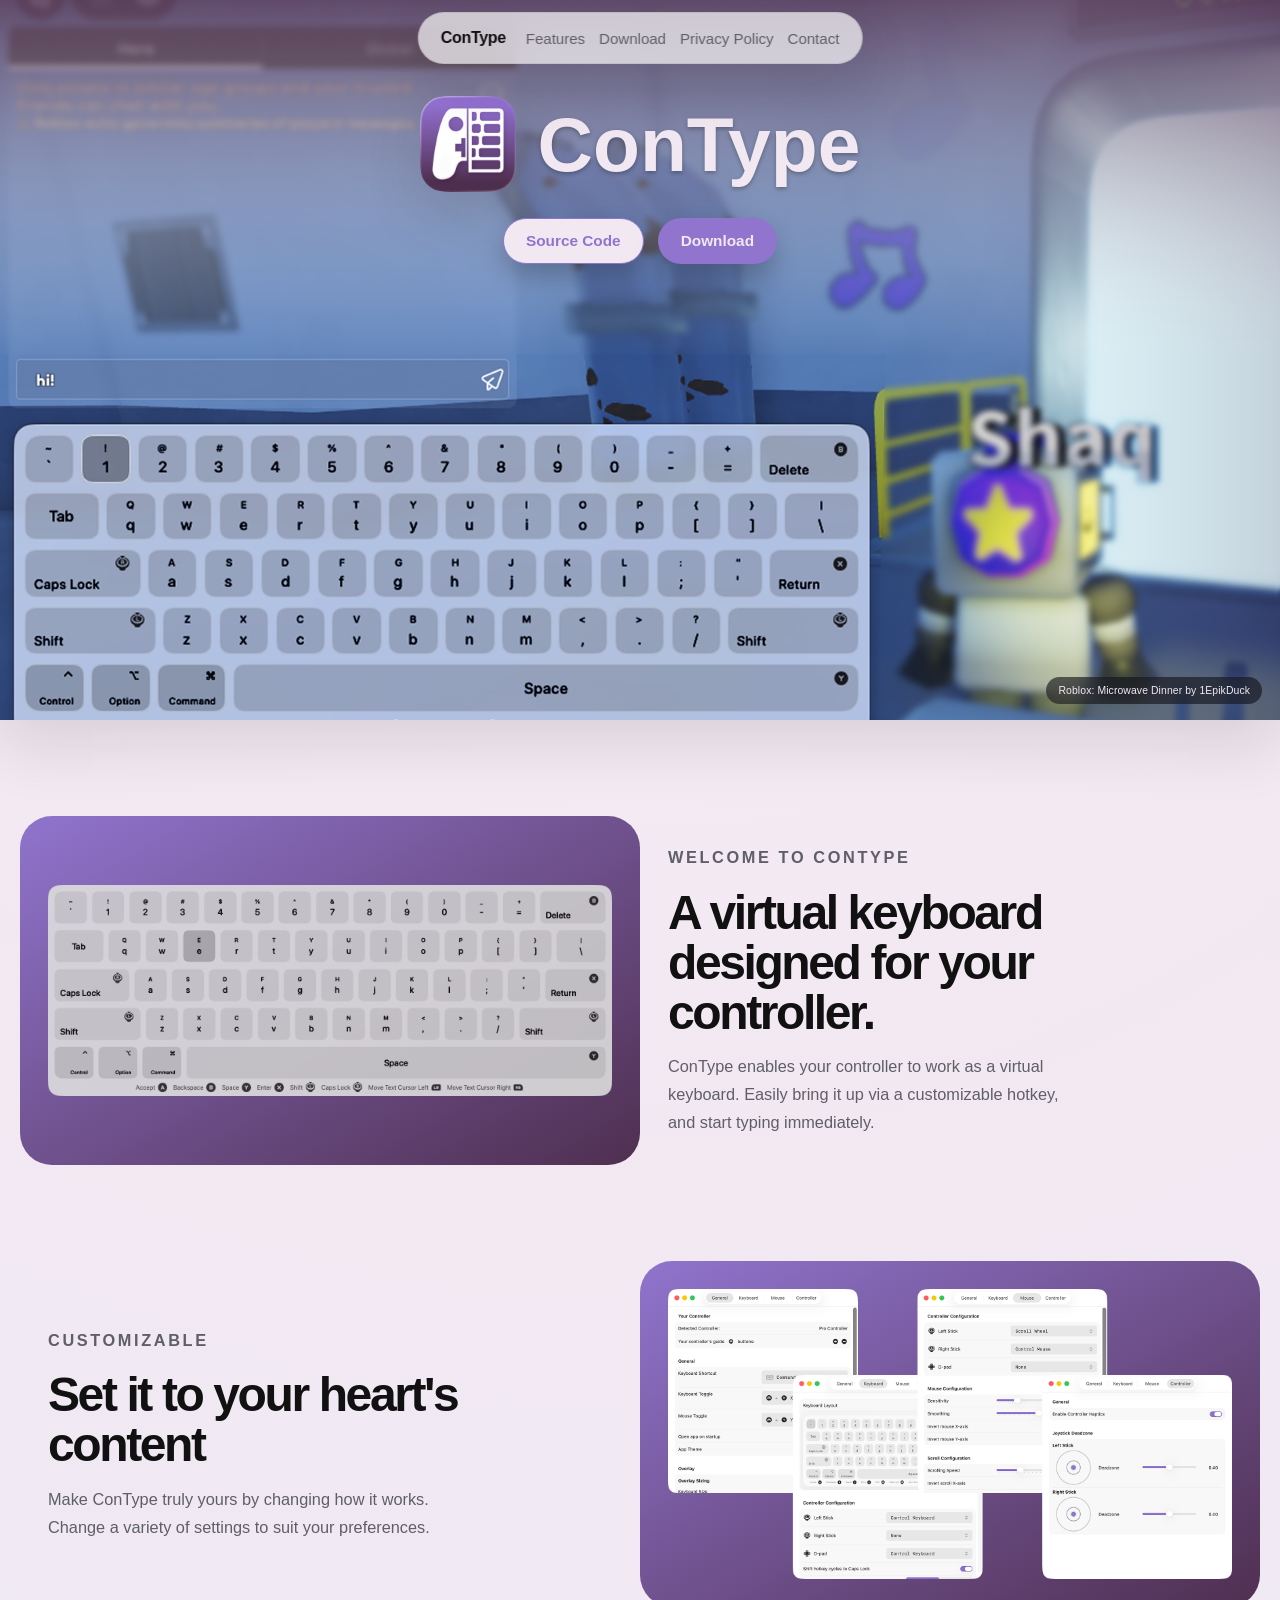
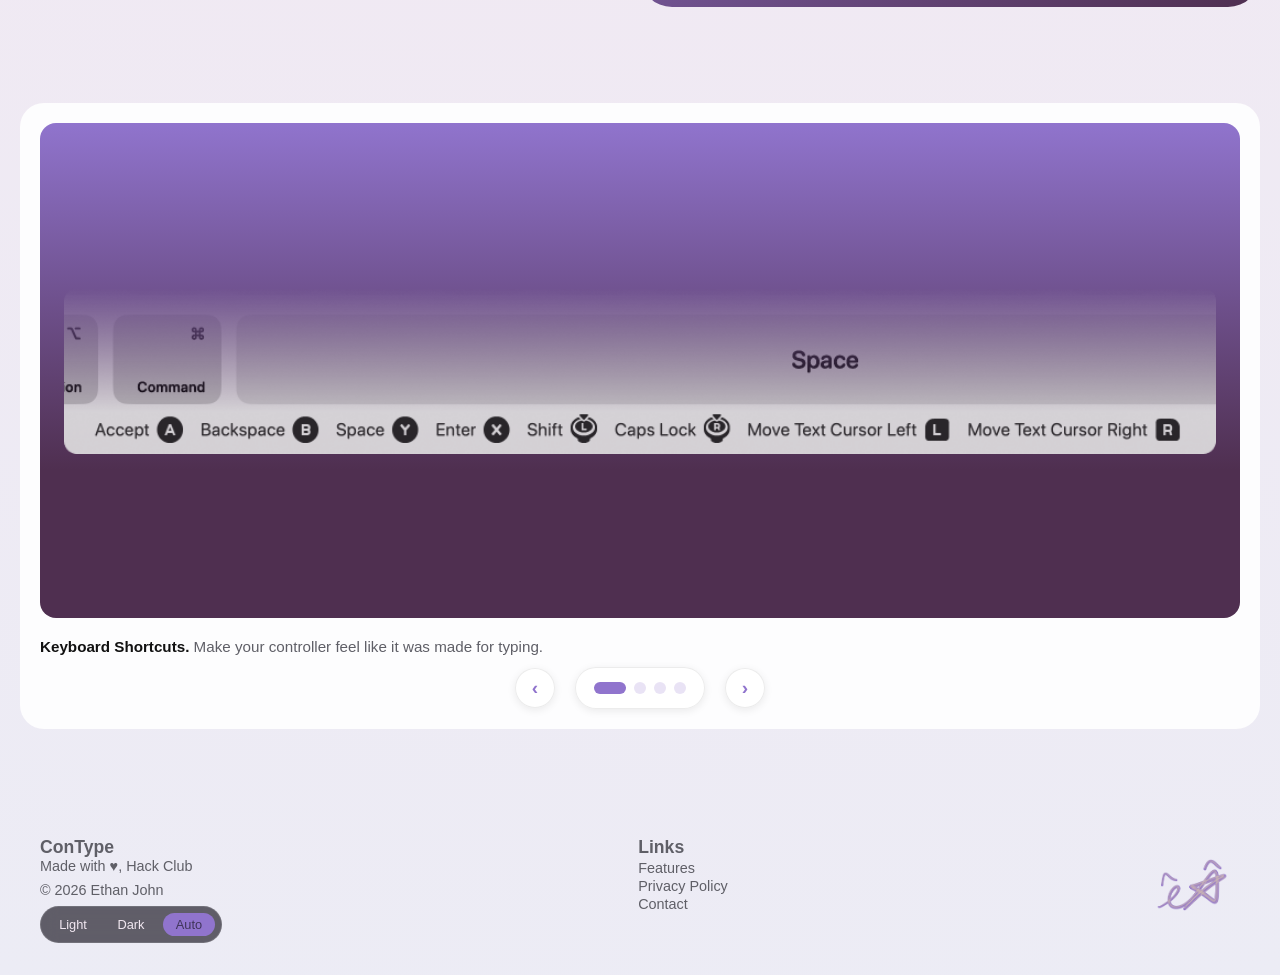
<file: index.html>
<!doctype html>
<html lang="en">
	<head>
		<meta charset="UTF-8" />
		<meta name="viewport" content="width=device-width, initial-scale=1.0" />
		<title>ConType</title>
		<link rel="icon" type="image/x-icon" href="Assets/favicon.svg" />
		<link rel="stylesheet" href="style.css" />
	</head>
	<body>
		<div class="page-shell">
			<header class="topbar">
				<div class="topbar-head">
					<a class="brand" href="#">ConType</a>
					<button
						type="button"
						class="topnav-toggle"
						aria-expanded="false"
						aria-controls="primary-navigation"
						aria-label="Toggle navigation"
					>
						<span></span>
						<span></span>
						<span></span>
					</button>
				</div>
				<nav class="topnav" aria-label="Primary" data-topnav>
					<div class="topnav-links" id="primary-navigation">
						<a href="#features">Features</a>
						<a href="./Releases/ConType.dmg">Download</a>
						<a href="./privacy-policy/">Privacy Policy</a>
						<a href="./contact/">Contact</a>
					</div>
				</nav>
			</header>

			<main>
				<section class="hero" aria-labelledby="hero-title">
					<a
						class="hero-credit-link"
						href="https://prismlauncher.org/"
						aria-label="Image credit link"
						>Prism Launcher</a
					>
					<div class="hero-inner">
						<div class="hero-content">
							<div class="hero-side">
								<img
									src="Assets/IconLight.png"
									alt="ConType Icon"
									class="hero-icon"
									data-theme-light="Assets/IconLight.png"
									data-theme-dark="Assets/IconDark.png"
								/>
								<h1 class="hero-title" id="hero-title">ConType</h1>
							</div>
							<!-- <p class="hero-subtitle">Control your Mac using a controller.</p> -->
							<div class="hero-actions">
								<a
									class="pill-button secondary"
									href="https://github.com/Somebud0180/ConType"
									>Source Code</a
								>
								<a class="pill-button primary" href="./Releases/ConType.dmg"
									>Download</a
								>
							</div>
						</div>
					</div>
				</section>

				<section class="split-section" id="features">
					<div class="split-group">
						<div class="split-panel split-media" aria-label="The keyboard">
							<img
								src="Assets/KeyboardLight.png"
								alt="ConType's virtual keyboard in action"
								class="feature-image"
								data-theme-light="Assets/KeyboardLight.png"
								data-theme-dark="Assets/KeyboardDark.png"
							/>
						</div>
						<div class="split-panel split-copy">
							<p class="eyebrow">Welcome to ConType</p>
							<h2>A virtual keyboard designed for your controller.</h2>
							<p>
								ConType enables your controller to work as a virtual keyboard.
								Easily bring it up via a customizable hotkey, and start typing
								immediately.
							</p>
						</div>
					</div>
					<div class="split-group">
						<div class="split-panel split-copy" aria-label="Settings Screen">
							<p class="eyebrow">Customizable</p>
							<h2>Set it to your heart's content</h2>
							<p>
								Make ConType truly yours by changing how it works. Change a
								variety of settings to suit your preferences.
							</p>
						</div>
						<div class="split-panel split-media">
							<img
								src="Assets/SettingsLight.png"
								alt="ConType's various configurations"
								class="feature-image"
								data-theme-light="Assets/SettingsLight.png"
								data-theme-dark="Assets/SettingsDark.png"
							/>
						</div>
					</div>
				</section>

				<section
					class="carousel-section"
					id="feature-carousel"
					aria-label="Image carousel"
				>
					<div class="carousel-container">
						<div class="carousel-viewport">
							<div class="carousel-track" data-carousel-track>
								<img
									class="carousel-slide"
									src="Assets/GuideBarLight.png"
									alt="A row of shortcuts below the keyboard showing quick access to keyboard actions"
									data-carousel-slide
									data-theme-light="Assets/GuideBarLight.png"
									data-theme-dark="Assets/GuideBarDark.png"
								/>
								<img
									class="carousel-slide full"
									src="Assets/SnappingLight.png"
									alt="The keyboard overlay above a similarly shaped outline showing the snapping feature"
									data-carousel-slide
									data-theme-light="Assets/SnappingLight.png"
									data-theme-dark="Assets/SnappingDark.png"
								/>
								<img
									class="carousel-slide"
									src="Assets/MouseControls.png"
									alt="The mouse overlay with symbolized mouse actions around it"
									data-carousel-slide
									data-theme-light="Assets/MouseControls.png"
								/>
								<img
									class="carousel-slide"
									src="Assets/Vibration.png"
									alt="Controller symbol with vibration lines"
									data-carousel-slide
									data-theme-light="Assets/Vibration.png"
								/>
							</div>
						</div>
						<div class="carousel-info">
							<div class="carousel-meta">
								<p class="carousel-caption" data-carousel-caption>
									Control your Mac from a controller.
								</p>
								<a class="carousel-credit" data-carousel-credit>ConType</a>
							</div>
							<div class="carousel-controls">
								<button
									class="carousel-btn carousel-btn-prev"
									type="button"
									aria-label="Previous slide"
									data-carousel-prev
								>
									‹
								</button>
								<div
									class="carousel-indicators"
									role="tablist"
									aria-label="Carousel slides"
								>
									<button
										class="carousel-dot is-active"
										type="button"
										data-carousel-dot="0"
										role="tab"
										aria-selected="true"
										aria-label="Go to slide 1"
									></button>
									<button
										class="carousel-dot"
										type="button"
										data-carousel-dot="1"
										role="tab"
										aria-selected="false"
										aria-label="Go to slide 2"
									></button>
									<button
										class="carousel-dot"
										type="button"
										data-carousel-dot="2"
										role="tab"
										aria-selected="false"
										aria-label="Go to slide 3"
									></button>
									<button
										class="carousel-dot"
										type="button"
										data-carousel-dot="3"
										role="tab"
										aria-selected="false"
										aria-label="Go to slide 3"
									></button>
								</div>
								<button
									class="carousel-btn carousel-btn-next"
									type="button"
									aria-label="Next slide"
									data-carousel-next
								>
									›
								</button>
							</div>
						</div>
					</div>
				</section>
			</main>

			<footer class="footer">
				<div class="footer-split">
					<div>
						<p class="footer-heading">ConType</p>
						<a
							href="https://hackclub.com/"
							class="footer-credit-link"
							aria-label="Hack Club link"
						>
							Made with ♥, Hack Club
						</a>
						<p>&copy; 2026 Ethan John</p>
					</div>
					<div>
						<p class="footer-heading">Links</p>
						<div class="footer-stack">
							<a href="#features">Features</a>
							<a href="./privacy-policy/">Privacy Policy</a>
							<a href="./contact/">Contact</a>
						</div>
					</div>
					<div>
						<img
							src="Assets/signature.png"
							alt="Signature"
							class="footer-signature"
						/>
					</div>
				</div>
			</footer>
		</div>
	</body>
	<script src="script.js" defer></script>
</html>
</file>
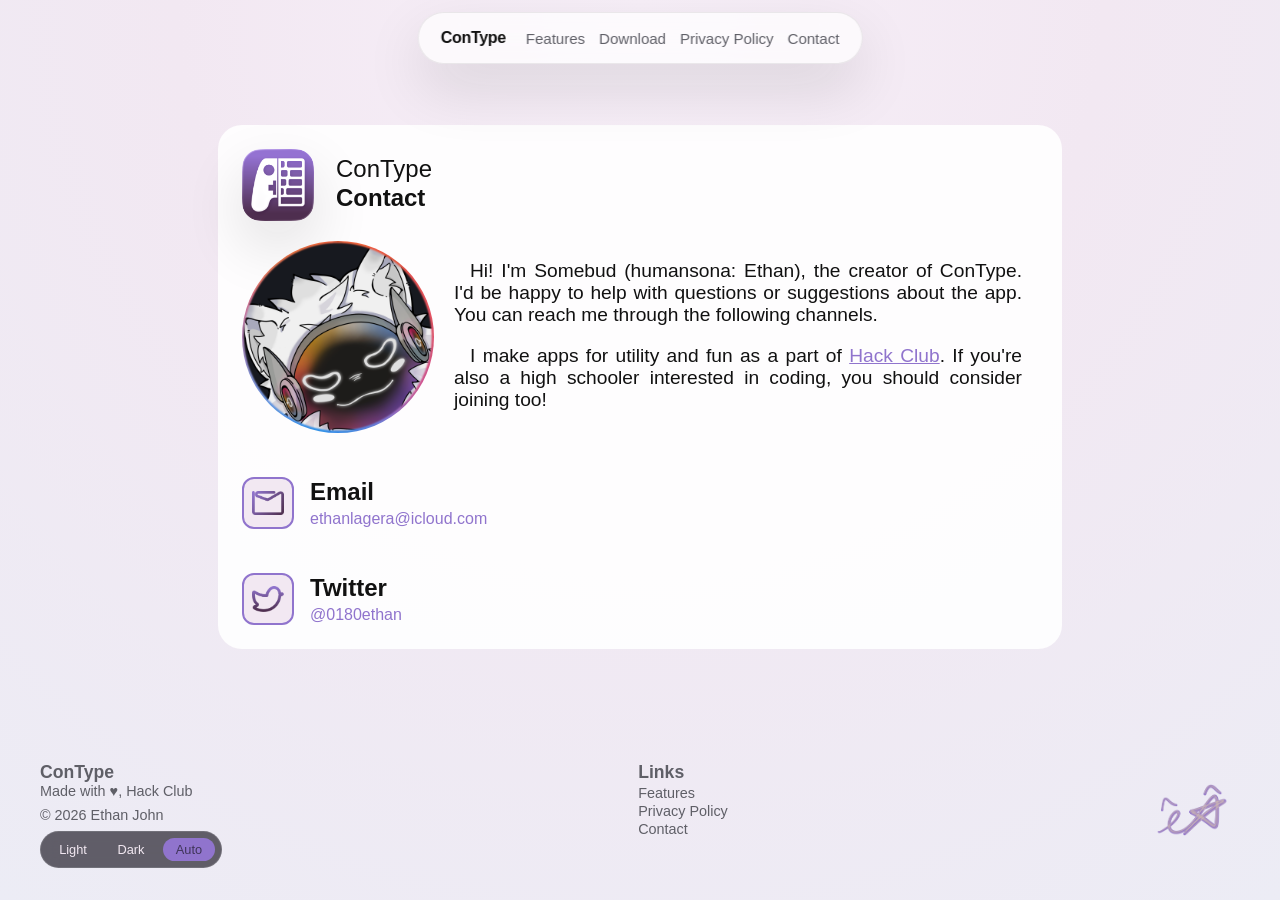
<file: contact/index.html>
<!doctype html>
<html lang="en">
	<head>
		<meta charset="UTF-8" />
		<meta name="viewport" content="width=device-width, initial-scale=1.0" />
		<title>ConType - Contact</title>
		<link rel="icon" type="image/x-icon" href="../Assets/favicon.svg" />
		<link rel="stylesheet" href="../style.css" />
		<link rel="stylesheet" href="./contact-style.css" />
	</head>
	<body class="aux-page">
		<div class="page-shell">
			<header class="topbar">
				<div class="topbar-head">
					<a class="brand" href="../index.html">ConType</a>
					<button
						type="button"
						class="topnav-toggle"
						aria-expanded="false"
						aria-controls="primary-navigation"
						aria-label="Toggle navigation"
					>
						<span></span>
						<span></span>
						<span></span>
					</button>
				</div>
				<nav class="topnav" aria-label="Primary" data-topnav>
					<div class="topnav-links" id="primary-navigation">
						<a href="../#features">Features</a>
						<a href="https://github.com/Somebud0180/ConType/releases/latest"
							>Download</a
						>
						<a href="../privacy-policy/">Privacy Policy</a>
						<a href="#">Contact</a>
					</div>
				</nav>
			</header>

			<main>
				<section class="carousel-container navbar-padding" id="contact">
					<div class="hero-side">
						<img
							src="../Assets/IconLight.png"
							alt="ConType Icon"
							class="hero-icon"
							data-theme-light="../Assets/IconLight.png"
							data-theme-dark="../Assets/IconDark.png"
						/>
						<div class="hero-content">
							<h1 class="hero-title" id="hero-title">ConType</h1>
							<h1>Contact</h1>
						</div>
					</div>

					<div class="hstack">
						<div class="profile-group" id="profileGroup">
							<img
								src="../Assets/Profile1.png"
								alt="A drawing of exitOne (my character)"
								class="profile-pic circle active"
							/>
							<img
								src="../Assets/Profile2.png"
								alt="A picture of with other Hack Clubbers in an elevator"
								class="profile-pic square"
							/>
							<img
								src="../Assets/Profile3.png"
								alt="A drawing of Froot (my character)"
								class="profile-pic circle"
							/>
							<img
								src="../Assets/Profile4.png"
								alt="A picture of me holding a Blåhaj in a Beach"
								class="profile-pic square"
							/>
						</div>
						<div>
							<p class="contact-desc">
								Hi! I'm Somebud (humansona: Ethan), the creator of ConType. I'd
								be happy to help with questions or suggestions about the app.
								You can reach me through the following channels.
							</p>
							<p class="contact-desc">
								I make apps for utility and fun as a part of
								<a
									href="https://hackclub.com/"
									target="_blank"
									rel="noopener noreferrer"
									>Hack Club</a
								>. If you're also a high schooler interested in coding, you
								should consider joining too!
							</p>
						</div>
					</div>

					<div class="contact-row">
						<div class="contact-icon">
							<img src="../Assets/Mail.png" alt="Email" />
						</div>
						<div class="stack">
							<h2>Email</h2>
							<a href="mailto:ethanlagera@icloud.com">ethanlagera@icloud.com</a>
						</div>
					</div>
					<div class="contact-row">
						<div class="contact-icon">
							<img src="../Assets/Twitter.png" alt="Twitter" />
						</div>
						<div class="stack">
							<h2>Twitter</h2>
							<a
								href="https://twitter.com/0180ethan"
								target="_blank"
								rel="noopener noreferrer"
								>@0180ethan</a
							>
						</div>
					</div>
				</section>
			</main>

			<footer class="footer">
				<div class="footer-split">
					<div>
						<p class="footer-heading">ConType</p>
						<a
							href="https://hackclub.com/"
							class="footer-credit-link"
							aria-label="Hack Club link"
						>
							Made with ♥, Hack Club
						</a>
						<p>&copy; 2026 Ethan John</p>
					</div>
					<div>
						<p class="footer-heading">Links</p>
						<div class="footer-stack">
							<a href="../#features">Features</a>
							<a href="../privacy-policy/">Privacy Policy</a>
							<a href="#">Contact</a>
						</div>
					</div>
					<div>
						<img
							src="../Assets/signature.png"
							alt="Signature"
							class="footer-signature"
						/>
					</div>
				</div>
			</footer>
		</div>

		<script>
			let currentProfileIndex = 0;
			const profileGroup = document.getElementById("profileGroup");
			const profileImages = profileGroup.querySelectorAll(".profile-pic");
			const totalProfiles = profileImages.length;
			let canTrigger = true;
			const DEBOUNCE_MS = 1000; // 1 second

			function showNextProfile() {
				profileImages.forEach((img) => img.classList.remove("active"));
				currentProfileIndex = (currentProfileIndex + 1) % totalProfiles;
				profileImages[currentProfileIndex].classList.add("active");
			}

			function triggerNext() {
				if (!canTrigger) return;
				canTrigger = false;
				showNextProfile();
				setTimeout(() => {
					canTrigger = true;
				}, DEBOUNCE_MS);
			}

			// Handle hover
			profileGroup.addEventListener("mouseenter", () => {
				triggerNext();
			});

			// Handle click
			profileGroup.addEventListener("click", () => {
				canTrigger = true;
				triggerNext();
			});

			// Handle touch/tap
			profileGroup.addEventListener("touchstart", (e) => {
				canTrigger = true;
				e.preventDefault();
				triggerNext();
			});
		</script>
		<script src="../script.js" defer></script>
	</body>
</html>
</file>
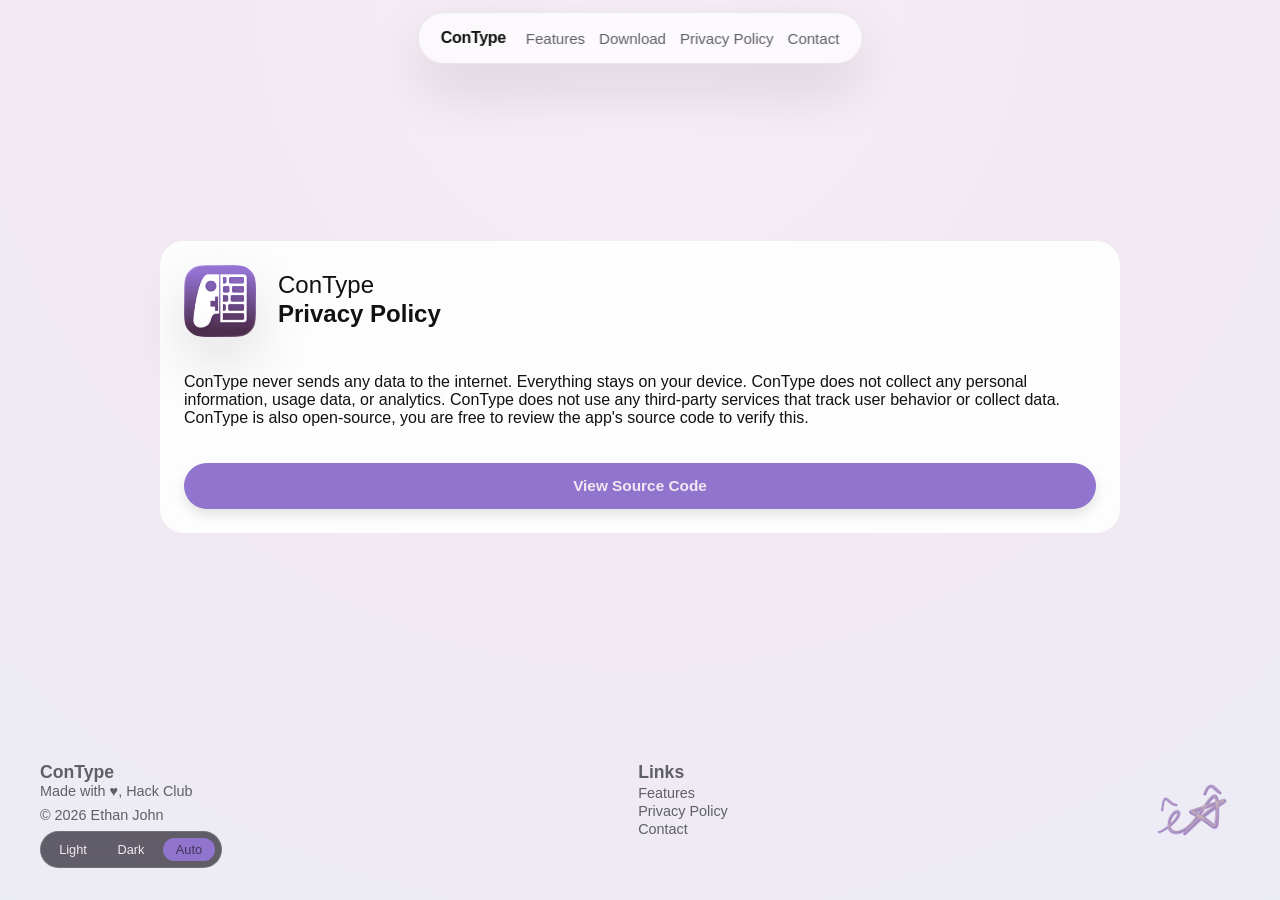
<file: privacy-policy/index.html>
<!doctype html>
<html lang="en">
	<head>
		<meta charset="UTF-8" />
		<meta name="viewport" content="width=device-width, initial-scale=1.0" />
		<title>ConType - Privacy Policy</title>
		<link rel="icon" type="image/x-icon" href="../Assets/favicon.svg" />
		<link rel="stylesheet" href="../style.css" />
		<link rel="stylesheet" href="./privacy-style.css" />
	</head>
	<body class="aux-page">
		<div class="page-shell">
			<header class="topbar">
				<div class="topbar-head">
					<a class="brand" href="../index.html">ConType</a>
					<button
						type="button"
						class="topnav-toggle"
						aria-expanded="false"
						aria-controls="primary-navigation"
						aria-label="Toggle navigation"
					>
						<span></span>
						<span></span>
						<span></span>
					</button>
				</div>
				<nav class="topnav" aria-label="Primary" data-topnav>
					<div class="topnav-links" id="primary-navigation">
						<a href="../#features">Features</a>
						<a href="https://github.com/Somebud0180/ConType/releases/latest"
							>Download</a
						>
						<a href="#">Privacy Policy</a>
						<a href="../contact">Contact</a>
					</div>
				</nav>
			</header>

			<main>
				<section class="carousel-container navbar-padding" id="privacy-policy">
					<div class="hero-side">
						<img
							src="../Assets/IconLight.png"
							alt="ConType Icon"
							class="hero-icon"
							data-theme-light="../Assets/IconLight.png"
							data-theme-dark="../Assets/IconDark.png"
						/>
						<div class="hero-content">
							<h1 class="hero-title" id="hero-title">ConType</h1>
							<h1>Privacy Policy</h1>
						</div>
					</div>
					<p>
						ConType never sends any data to the internet. Everything stays on
						your device. ConType does not collect any personal information,
						usage data, or analytics. ConType does not use any third-party
						services that track user behavior or collect data. ConType is also
						open-source, you are free to review the app's source code to verify
						this.
					</p>

					<a
						href="https://github.com/Somebud0180/ConType"
						class="pill-button primary"
					>
						View Source Code
					</a>
				</section>
			</main>

			<footer class="footer">
				<div class="footer-split">
					<div>
						<p class="footer-heading">ConType</p>
						<a
							href="https://hackclub.com/"
							class="footer-credit-link"
							aria-label="Hack Club link"
						>
							Made with ♥, Hack Club
						</a>
						<p>&copy; 2026 Ethan John</p>
					</div>
					<div>
						<p class="footer-heading">Links</p>
						<div class="footer-stack">
							<a href="../#features">Features</a>
							<a href="#">Privacy Policy</a>
							<a href="../contact/">Contact</a>
						</div>
					</div>
					<div>
						<img
							src="../Assets/signature.png"
							alt="Signature"
							class="footer-signature"
						/>
					</div>
				</div>
			</footer>
		</div>
		<script src="../script.js" defer></script>
	</body>
</html>
</file>
<file: style.css>
:root {
	color-scheme: light;
	--page-bg-start: #f7eff8;
	--page-bg-mid: #f2e8f2;
	--page-bg-end: #ececf5;
	--text-primary: #111111;
	--text-secondary: #5f5f67;
	--surface: rgba(255, 255, 255, 0.68);
	--surface-border: rgba(17, 17, 17, 0.08);
	--theme-primary: #9074cd;
	--theme-secondary: #f2e8f2;
	--theme-tertiary: #4f2f50;
	--hero-text: #f2e8f2;
	--hero-muted: #f2e8f2d9;
	--pill-bg: #9074cd;
	--pill-text: #f2e8f2;
	--pill-border: rgba(17, 17, 17, 0.1);
	--shadow: 0 24px 60px rgba(17, 17, 17, 0.12);
	--control-bg: rgba(255, 255, 255, 0.9);
	--control-bg-hover: rgba(242, 232, 242, 0.98);
	--control-text: var(--pill-bg);
	--control-border: rgba(17, 17, 17, 0.08);
	--control-shadow: 0 2px 8px rgba(0, 0, 0, 0.08);
	--picker-surface: rgba(20, 18, 28, 0.65);
	--picker-border: rgba(255, 255, 255, 0.12);
	--picker-text: #f2e8f2;
	--picker-active-bg: #9074cd;
	--picker-active-text: rgba(20, 18, 28, 0.65);
	--radius-xl: 32px;
	--radius-pill: 999px;
	--page-max: 1280px;
	--split-overlap: 72px;
	--page-gutter: 20px;
	--carousel-surface: rgba(255, 255, 255, 0.9);
	--hero-image-current: url("Assets/BannerRoblox.png");
	--hero-image-next: url("Assets/BannerRoblox.png");
}

@media (prefers-color-scheme: dark) {
	:root:not([data-theme]) {
		color-scheme: dark;
		--page-bg-start: #100d13;
		--page-bg-mid: #1d102a;
		--page-bg-end: #100714;
		--text-primary: #eef2ff;
		--text-secondary: #a5adc5;
		--surface: rgba(17, 23, 38, 0.72);
		--surface-border: rgba(255, 255, 255, 0.08);
		--theme-primary: #9074cd;
		--theme-secondary: #f2e8f2;
		--theme-tertiary: #4f2f50;
		--hero-text: #f4f6ff;
		--hero-muted: rgba(244, 246, 255, 0.84);
		--pill-bg: #9074cd;
		--pill-text: #0b1324;
		--pill-border: rgba(255, 255, 255, 0.12);
		--shadow: 0 26px 64px rgba(0, 0, 0, 0.32);
		--control-bg: rgba(18, 24, 40, 0.9);
		--control-bg-hover: rgba(28, 37, 61, 0.96);
		--control-text: var(--pill-bg);
		--control-border: rgba(255, 255, 255, 0.08);
		--control-shadow: 0 10px 22px rgba(0, 0, 0, 0.3);
		--carousel-surface: rgba(37, 37, 37, 0.9);
	}
}

html[data-theme="dark"] {
	color-scheme: dark;
	--page-bg-start: #100d13;
	--page-bg-mid: #1d102a;
	--page-bg-end: #100714;
	--text-primary: #eef2ff;
	--text-secondary: #a5adc5;
	--surface: rgba(17, 23, 38, 0.72);
	--surface-border: rgba(255, 255, 255, 0.08);
	--theme-primary: #9074cd;
	--theme-secondary: #f2e8f2;
	--theme-tertiary: #4f2f50;
	--hero-text: #f4f6ff;
	--hero-muted: rgba(244, 246, 255, 0.84);
	--pill-bg: #9074cd;
	--pill-text: #0b1324;
	--pill-border: rgba(255, 255, 255, 0.12);
	--shadow: 0 26px 64px rgba(0, 0, 0, 0.32);
	--control-bg: rgba(18, 24, 40, 0.9);
	--control-bg-hover: rgba(28, 37, 61, 0.96);
	--control-text: var(--pill-bg);
	--control-border: rgba(255, 255, 255, 0.08);
	--control-shadow: 0 10px 22px rgba(0, 0, 0, 0.3);
	--carousel-surface: rgba(37, 37, 37, 0.9);
}

html[data-theme="light"] {
	color-scheme: light;
}

* {
	box-sizing: border-box;
}

html {
	scroll-behavior: smooth;
}

body {
	margin: 0;
	font-family: -apple-system, BlinkMacSystemFont, "Segoe UI", sans-serif;
	background: radial-gradient(
		circle at top,
		var(--page-bg-start),
		var(--page-bg-mid) 42%,
		var(--page-bg-end) 100%
	);
	color: var(--text-primary);
	min-height: 100vh;
}

a {
	color: inherit;
	text-decoration: none;
}

.page-shell {
	width: min(100%, var(--page-max));
	min-height: 100vh;
	margin: 0 auto;
	padding: var(--page-gutter) var(--page-gutter) 12px;
	display: flex;
	flex-direction: column;
}

.page-shell main {
	flex: 1;
}

.topbar {
	position: fixed;
	top: 12px;
	left: 50%;
	transform: translateX(-50%);
	z-index: 10;
	display: flex;
	align-items: center;
	justify-content: space-between;
	gap: 20px;
	padding: 16px 22px;
	border: 1px solid var(--surface-border);
	border-radius: var(--radius-pill);
	background: var(--surface);
	backdrop-filter: blur(18px);
	box-shadow: var(--shadow);
	width: max-content;
	max-width: calc(100% - 40px);
	transition:
		width 0.4s cubic-bezier(0.4, 0, 0.2, 1),
		max-width 0.4s cubic-bezier(0.4, 0, 0.2, 1),
		padding 0.4s cubic-bezier(0.4, 0, 0.2, 1),
		gap 0.4s cubic-bezier(0.4, 0, 0.2, 1),
		border-radius 0.4s cubic-bezier(0.4, 0, 0.2, 1);
}

.topbar-head {
	display: flex;
	align-items: center;
	gap: 2rem;
}

.topbar-head .brand {
	flex: 0 0 auto;
}

.topbar-head .topnav-toggle {
	margin-left: auto;
}

.brand {
	font-size: 1rem;
	font-weight: 600;
	letter-spacing: -0.02em;
	transition: font-size 0.4s ease;
}

.topnav {
	display: flex;
	align-items: center;
	gap: 14px;
}

.topnav-links {
	display: flex;
	flex-direction: row; /* Match desktop/mobile base logic */
	flex-wrap: wrap;
	justify-content: flex-end;
	gap: 14px;
	min-width: 0;
	transition: opacity 0.4s ease;
}

.topnav-links a {
	color: var(--text-secondary);
	font-size: 0.94rem;
	font-weight: 500;
	transition: color 0.2s ease;
}

.topnav a:hover,
.topnav a:focus-visible {
	color: var(--text-primary);
}

.topnav-toggle {
	display: none;
	align-items: center;
	justify-content: center;
	flex-direction: column;
	gap: 4px;
	padding: 0;
	border: none;
	background: transparent;
	color: var(--text-primary);
	cursor: pointer;
	transition:
		background-color 0.2s ease,
		transform 0.2s ease;
}

.topnav-toggle:hover,
.topnav-toggle:focus-visible {
	background: rgba(255, 255, 255, 0.08);
	outline: none;
}

.topnav-toggle span {
	display: block;
	width: 18px;
	height: 2px;
	border-radius: 999px;
	background: currentColor;
	transition:
		transform 0.2s ease,
		opacity 0.2s ease;
}

.topnav.is-open .topnav-toggle span:nth-child(1) {
	transform: translateY(6px) rotate(45deg);
}

.topnav.is-open .topnav-toggle span:nth-child(2) {
	opacity: 0;
}

.topnav.is-open .topnav-toggle span:nth-child(3) {
	transform: translateY(-6px) rotate(-45deg);
}

.hero {
	position: relative;
	height: clamp(360px, 62.5vw, 80vh);
	min-height: 360px;
	color: var(--hero-text);
	overflow: hidden;
	box-shadow: var(--shadow);
	margin: calc(-1 * var(--page-gutter)) calc(-1 * var(--page-gutter)) 0;
}

.hero::before,
.hero::after {
	content: "";
	position: absolute;
	inset: 0;
	background-size: cover;
	background-position: center center;
	background-repeat: no-repeat;
	pointer-events: none;
}

.hero::before {
	background-image:
		var(--hero-image-current),
		linear-gradient(180deg, var(--theme-primary) 0%, var(--theme-tertiary) 72%);
	opacity: 1;
}

.hero::after {
	background-image:
		var(--hero-image-next),
		linear-gradient(180deg, var(--theme-primary) 0%, var(--theme-tertiary) 72%);
	opacity: 0;
	transition: opacity 0.9s ease;
}

.hero.is-fading::after {
	opacity: 1;
}

.hero-credit-link {
	position: absolute;
	right: 18px;
	bottom: 16px;
	z-index: 3;
	display: inline-flex;
	align-items: center;
	padding: 8px 12px;
	border-radius: 999px;
	background: rgba(17, 18, 24, 0.6);
	backdrop-filter: blur(10px);
	color: var(--hero-text);
	font-size: 0.65rem;
	font-weight: 400;
	letter-spacing: 0.01em;
	text-decoration: none;
	transition: background-color 0.18s ease;
}

.hero-credit-link:hover,
.hero-credit-link:focus-visible {
	background: rgba(17, 18, 24, 0.8);
}

.hero-inner {
	position: relative;
	z-index: 2;
	min-height: 100%;
	display: grid;
	align-items: start;
	justify-items: center;
	padding: 96px 28px 56px;
	text-align: center;
}

@media (prefers-reduced-motion: reduce) {
	.hero::after {
		transition: none;
	}
}

.hero-content {
	width: min(100%, 820px);
	display: grid;
	justify-items: center;
	gap: 22px;
}

.hero-side {
	display: flex;
	align-items: center;
	gap: 22px;
}

.hero-icon {
	width: 96px;
	height: 96px;
	border-radius: 24px;
	box-shadow: var(--shadow);
	object-fit: cover;
	object-position: center;
}

.hero-title {
	margin: 0;
	color: var(--theme-secondary);
	font-size: clamp(3rem, 6vw, 7rem);
	line-height: 0.95;
	font-weight: 700;
	text-shadow: rgba(0, 0, 0, 0.28) 0 2px 4px;
}

.hero-subtitle {
	margin: 0;
	max-width: 48ch;
	color: var(--theme-tertiary);
	font-size: clamp(1rem, 2vw, 1.15rem);
	line-height: 1.55;
	border: 1px solid var(--surface-border);
	border-radius: var(--radius-pill);
	background: var(--surface);
	backdrop-filter: blur(18px);
	box-shadow: var(--shadow);
	padding: 1px 12px;
}

.hero-actions {
	display: flex;
	flex-wrap: wrap;
	justify-content: center;
	gap: 14px;
	margin-top: 4px;
}

.pill-button {
	display: inline-flex;
	align-items: center;
	justify-content: center;
	min-height: 46px;
	padding: 0 22px;
	border-radius: var(--radius-pill);
	border: 1px solid transparent;
	font-size: 0.96rem;
	font-weight: 600;
	transition:
		transform 0.18s ease,
		box-shadow 0.18s ease,
		border-color 0.18s ease;
}

.pill-button:hover,
.pill-button:focus-visible {
	transform: translateY(-1px);
}

.pill-button.primary {
	background: var(--pill-bg);
	color: var(--pill-text);
	box-shadow: 0 12px 24px rgba(0, 0, 0, 0.22);
}

.pill-button.secondary {
	color: var(--pill-bg);
	border-color: var(--pill-bg);
	background: var(--pill-text);
	box-shadow: 0 12px 24px rgba(0, 0, 0, 0.22);
}

.split-section {
	display: grid;
	grid-template-rows: repeat(1, minmax(0, 1fr));
	row-gap: 6rem;
	column-gap: 24px;
	margin: 6rem 0;
}

.split-group {
	display: grid;
	grid-template-columns: repeat(2, minmax(0, 1fr));
}

.split-panel {
	position: relative;
	min-height: 320px;
	padding: 28px;
	/* border-radius: var(--radius-xl);
	background: rgba(255, 255, 255, 0.72);
	backdrop-filter: blur(16px);
	box-shadow: var(--shadow); */
}

.split-media {
	display: grid;
	place-items: center;
	background: linear-gradient(
		150deg,
		var(--theme-primary),
		var(--theme-tertiary)
	);
	color: rgba(255, 255, 255, 0.76);
	max-width: clamp(60vw, 100%, 100vw);
	border-radius: var(--radius-xl);
}

.media-placeholder {
	width: min(100%, 420px);
	aspect-ratio: 4 / 3;
	border-radius: 26px;
	border: 1px solid rgba(255, 255, 255, 0.16);
	background:
		linear-gradient(135deg, #222222, #4f2f50), rgba(255, 255, 255, 0.04);
	display: grid;
	place-items: center;
	font-size: 0.95rem;
	letter-spacing: 0.02em;
	text-transform: uppercase;
}

.feature-image {
	width: 100%;
	object-fit: cover;
	object-position: center;
}

.split-copy {
	isolation: isolate;
	display: grid;
	align-content: center;
	align-self: stretch;
	height: 100%;
	gap: 16px;
	background: transparent;
	padding: 28px;
}

.eyebrow {
	margin: 0;
	color: var(--text-secondary);
	font-size: 0.82rem;
	font-weight: 700;
	letter-spacing: 0.16em;
	text-transform: uppercase;
}

.split-copy h2 {
	margin: 0;
	font-size: clamp(1.8rem, 4vw, 3rem);
	line-height: 1.04;
	letter-spacing: -0.05em;
}

.split-copy p {
	margin: 0;
	max-width: 46ch;
	color: var(--text-secondary);
	font-size: 1.02rem;
	line-height: 1.7;
}

.carousel-section {
	margin-top: 40px;
	margin-bottom: 40px;
}

.carousel-container {
	display: grid;
	gap: 20px;
	background: var(--carousel-surface);
	padding: 20px;
	border-radius: 24px;
}

.carousel-viewport {
	position: relative;
	height: 55vh;
	overflow: hidden;
	border-radius: 16px;
	padding: 0;
	background-image: linear-gradient(
		180deg,
		var(--theme-primary) 0%,
		var(--theme-tertiary) 70%
	);
}

.carousel-track {
	display: flex;
	height: 100%;
	transition: transform 0.4s ease-out;
}

.carousel-slide {
	flex: 0 0 100%;
	width: 100%;
	height: 100%;
	box-sizing: border-box;
	padding: 20px 24px;
	display: block;
	max-width: 100%;
	max-height: 100%;
	object-fit: contain;
	object-position: center;
	min-width: 0;
}

.carousel-slide.full {
	padding: 0;
	object-fit: cover;
}

.carousel-info {
	display: grid;
	gap: 12px;
}

.carousel-meta {
	display: flex;
	align-items: center;
	justify-content: space-between;
	gap: 12px;
}

.carousel-caption {
	margin: 0;
	font-size: 0.95rem;
	color: var(--text-secondary);
	font-weight: 500;
}

.carousel-caption strong {
	font-weight: 700;
	color: var(--text-primary);
}

.carousel-controls {
	display: flex;
	align-items: center;
	justify-content: center;
	gap: 20px;
}

.carousel-btn {
	padding: 0;
	cursor: pointer;
	font-size: 1.2rem;
	font-weight: 700;
	color: var(--control-text);
	transition: all 0.1s ease-out;
	width: 40px;
	height: 40px;
	display: flex;
	align-items: center;
	justify-content: center;
	flex-shrink: 0;
	background: var(--control-bg);
	border: 1px solid var(--control-border);
	border-radius: 50%;
	box-shadow: var(--control-shadow);
}

.carousel-btn:hover {
	background: var(--control-bg-hover);
	font-size: 1rem;
	opacity: 0.9;
}

.carousel-indicators {
	display: flex;
	align-items: center;
	gap: 8px;
	padding: 14px 18px;
	background: var(--control-bg);
	border: 1px solid var(--control-border);
	border-radius: 999px;
	box-shadow: var(--control-shadow);
}

.carousel-dot {
	width: 12px;
	height: 12px;
	padding: 0;
	background: color-mix(in srgb, var(--control-text) 20%, transparent);
	border: none;
	border-radius: 50%;
	cursor: pointer;
	transition: all 0.2s ease-out;
}

.carousel-dot:hover {
	background: color-mix(in srgb, var(--control-text) 32%, transparent);
	scale: 0.95;
}

.carousel-dot.is-active {
	width: 32px;
	border-radius: 6px;
	background: var(--pill-bg);
}

.carousel-credit {
	margin: 0;
	font-size: 0.85rem;
	color: var(--text-secondary);
	text-align: right;
	font-weight: 500;
}

.carousel-credit:hover,
.carousel-credit:focus-visible {
	color: var(--text-primary);
	text-decoration: underline;
}

.sr-only {
	position: absolute;
	width: 1px;
	height: 1px;
	padding: 0;
	margin: -1px;
	overflow: hidden;
	clip: rect(0, 0, 0, 0);
	white-space: nowrap;
	border: 0;
}

.footer {
	margin-top: 40px;
	padding: 20px;
	text-align: left;
	color: var(--text-secondary);
	font-size: 0.9rem;
}

.footer-split {
	display: flex;
	flex-wrap: wrap;
	gap: 12px 24px;
	justify-content: space-between;
	align-items: flex-start;
}

.footer-stack {
	display: flex;
	flex-direction: column;
	margin-top: 2px;
	gap: 2px;
}

.footer p {
	margin: 8px 0 0 0;
}

.footer-heading {
	margin: 0 0 8px 0;
	font-size: 1.1rem;
	font-weight: 600;
}

/* Auxiliary pages (contact / privacy) should use primary text for hero title */
.aux-page .hero-title {
	color: var(--text-primary) !important;
	text-shadow: none;
}

.footer-credit-link {
	color: var(--text-secondary);
	font-weight: 500;
}

.footer-signature {
	height: 64px;
}

.theme-picker {
	position: static;
	display: inline-flex;
	align-items: center;
	gap: 6px;
	padding: 6px;
	margin-top: 8px;
	border-radius: 999px;
	background: var(--picker-surface);
	border: 1px solid var(--picker-border);
	backdrop-filter: blur(8px);
	box-shadow: none;
	color: var(--picker-text);
}

.theme-picker button {
	min-width: 52px;
	padding: 4px 6px;
	border: 0;
	border-radius: 999px;
	background: transparent;
	color: inherit;
	font: inherit;
	font-size: 0.8rem;
	font-weight: 400;
	cursor: pointer;
	transition:
		background-color 0.18s ease,
		color 0.18s ease,
		transform 0.18s ease;
}

.theme-picker button:hover,
.theme-picker button:focus-visible {
	transform: translateY(-1px);
	outline: none;
	background: rgba(255, 255, 255, 0.08);
}

.theme-picker button.is-active {
	background: var(--picker-active-bg);
	color: var(--picker-active-text);
}

/* Vertically center the signature column only */
.footer-split > div:last-child {
	align-self: center;
}

@media (max-width: 860px) {
	:root {
		--page-gutter: 14px;
	}

	.page-shell {
		padding: var(--page-gutter) var(--page-gutter) 24px;
	}

	.split-section {
		row-gap: 4rem;
	}

	.split-group {
		grid-template-columns: 1fr;
		row-gap: 0;
	}

	.split-panel {
		min-height: auto;
	}

	.split-copy {
		margin-left: 0;
		margin-right: 0;
		padding: 22px;
	}

	.carousel-stage {
		height: clamp(260px, 46svh, 520px);
		padding: 14px 10px;
	}

	.carousel-nav {
		width: 46px;
		height: 46px;
	}

	.carousel-nav-prev {
		left: 44px;
	}

	.carousel-nav-next {
		right: 44px;
	}
}

@media (max-width: 560px) {
	:root {
		--page-gutter: 14px;
	}

	.topbar {
		padding: 14px 16px;
	}

	.theme-picker {
		gap: 4px;
	}

	.pill-button {
		width: 100%;
	}

	.theme-picker button {
		min-width: 48px;
		padding: 8px 10px;
		font-size: 0.86rem;
	}

	.hero-actions {
		width: 100%;
	}

	.hero-content {
		gap: 18px;
	}

	.split-panel {
		padding: 22px;
	}

	.carousel-heading {
		font-size: clamp(1.6rem, 8vw, 2.4rem);
	}

	.carousel-stage {
		height: clamp(230px, 42svh, 420px);
		padding: 12px 8px;
	}

	.carousel-slide-copy {
		font-size: 0.98rem;
	}

	.carousel-dots {
		gap: 8px;
		padding: 8px 12px;
	}
}

@media (max-width: 700px) {
	:root {
		--page-gutter: 14px;
	}

	.topbar {
		left: 50%;
		transform: translateX(-50%);
		width: calc(100% - 28px);
		max-width: 200px;
		padding: 14px 16px;
		flex-direction: column;
		align-items: stretch;
		gap: 0;
		border-radius: 28px;
		overflow: hidden;
		transition:
			max-width 0.4s cubic-bezier(0.4, 0, 0.2, 1),
			gap 0.4s cubic-bezier(0.4, 0, 0.2, 1),
			padding 0.4s cubic-bezier(0.4, 0, 0.2, 1),
			height 0.4s cubic-bezier(0.4, 0, 0.2, 1);
	}

	.topbar.is-open {
		max-width: 300px;
		gap: 8px;
		padding-bottom: 22px;
	}

	.topbar-head {
		width: 100%;
		justify-content: space-between;
	}

	.topnav {
		width: 100%;
		display: grid;
		grid-template-rows: 0fr;
		transition: grid-template-rows 0.4s cubic-bezier(0.4, 0, 0.2, 1);
	}

	.topnav-toggle {
		display: inline-flex;
		margin-left: auto;
		position: static;
		z-index: 2;
	}

	.topnav-links {
		overflow: hidden;
		min-height: 0;
		width: 100%;
		display: flex;
		flex-direction: column;
		align-items: flex-start;
		justify-content: flex-start;
		gap: 8px;
		text-align: left;
		opacity: 0;
		visibility: hidden;
		transition: opacity 0.15s ease;
	}

	.topbar.is-open .topnav {
		grid-template-rows: 1fr;
	}

	.topbar.is-open .topnav-links {
		opacity: 1;
		visibility: visible;
		padding-top: 12px;
		transition: opacity 0.3s ease 0.35s;
	}

	.topnav-links a {
		display: inline-flex;
		align-items: center;
		justify-content: flex-start;
		width: 100%;
		font-size: 0.92rem;
		padding: 4px 8px;
		border-radius: 8px;
		background: transparent;
	}

	.navbar-padding {
		margin-top: 88px;
	}

	.theme-picker {
		gap: 4px;
	}

	.pill-button {
		width: fit-content;
	}

	.theme-picker button {
		min-width: 48px;
		padding: 8px 10px;
		font-size: 0.86rem;
	}

	.hero-actions {
		width: 100%;
	}

	.hero-content {
		gap: 18px;
	}

	.split-panel {
		padding: 22px;
	}

	.carousel-heading {
		font-size: clamp(1.6rem, 8vw, 2.4rem);
	}

	.carousel-stage {
		height: clamp(230px, 42svh, 420px);
		padding: 12px 8px;
	}

	.carousel-slide-copy {
		font-size: 0.98rem;
	}

	.carousel-dots {
		gap: 8px;
		padding: 8px 12px;
	}
}
</file>
<file: contact/contact-style.css>
.page-shell main {
	display: flex;
	flex-direction: column;
	align-items: center;
	justify-content: center;
}

.navbar-padding {
	margin-top: 60px;
}

.carousel-container {
	padding: 24px;
	max-width: 960px;
	align-items: center;
}

.hero-icon {
	width: 72px;
	height: 72px;
	border-radius: 18px;
}

.hero-title {
	font-size: 1.5rem;
	font-weight: 400;
	color: black;
	text-shadow: none;
}

.hero-content {
	display: flex;
	flex-direction: column;
	align-items: start;
	gap: 4px;
}

.hero-content h1 {
	margin: 0;
}

.contact-desc {
	font-size: 1.2rem;
	font-weight: 400;
	text-indent: 1rem;
	text-align: justify;
	max-width: 600px;
	padding: 0 16px;
}

.contact-desc a {
	font-size: 1.2rem;
	font-weight: 500;
	letter-spacing: 0.9;
	color: #9074cd;
	text-decoration: underline;
}

.profile-group {
	width: 192px;
	height: 192px;
	position: relative;
	cursor: pointer;
	user-select: none;
}

.profile-pic {
	width: 192px;
	height: 192px;
	object-fit: cover;
	position: absolute;
	top: 0;
	left: 0;
	opacity: 0;
	transition: opacity 0.3s ease;
}

.profile-pic.active {
	opacity: 1;
}

.profile-pic.circle {
	border-radius: 50%;
}

.profile-pic.square {
	border-radius: 2rem;
}

.contact-row {
	display: flex;
	align-items: center;
	gap: 16px;
	margin-top: 24px;
}

.contact-icon {
	width: 52px;
	height: 52px;
	display: flex;
	flex-direction: column;
	align-items: center;
	padding: 8px;
	background-color: #f2e8f2;
	border: 2px solid #9074cd;
	border-radius: 12px;
}

.contact-icon img {
	width: 100%;
	height: 100%;
	object-fit: contain;
}

.hstack {
	display: flex;
	flex-direction: row;
	gap: 4px;
}

.stack {
	display: flex;
	flex-direction: column;
	gap: 4px;
}

.stack * {
	margin: 0;
}

.stack a {
	color: #9074cd;
}

@media (max-width: 860px) {
	.hstack {
		flex-direction: column;
		align-items: center;
		text-align: center;
	}
}
</file>
<file: privacy-policy/privacy-style.css>
.page-shell main {
	display: flex;
	flex-direction: column;
	align-items: center;
	justify-content: center;
}

.navbar-padding {
	margin-top: 60px;
}

.carousel-container {
	padding: 24px;
	max-width: 960px;
}

.hero-icon {
	width: 72px;
	height: 72px;
	border-radius: 18px;
}

.hero-title {
	font-size: 1.5rem;
	font-weight: 400;
	color: black;
	text-shadow: none;
}

.hero-content {
	display: flex;
	flex-direction: column;
	align-items: start;
	gap: 4px;
}

.hero-content h1 {
	margin: 0;
}

.pill-button.primary {
	box-shadow: 0 6px 12px rgba(0, 0, 0, 0.1);
}
</file>
